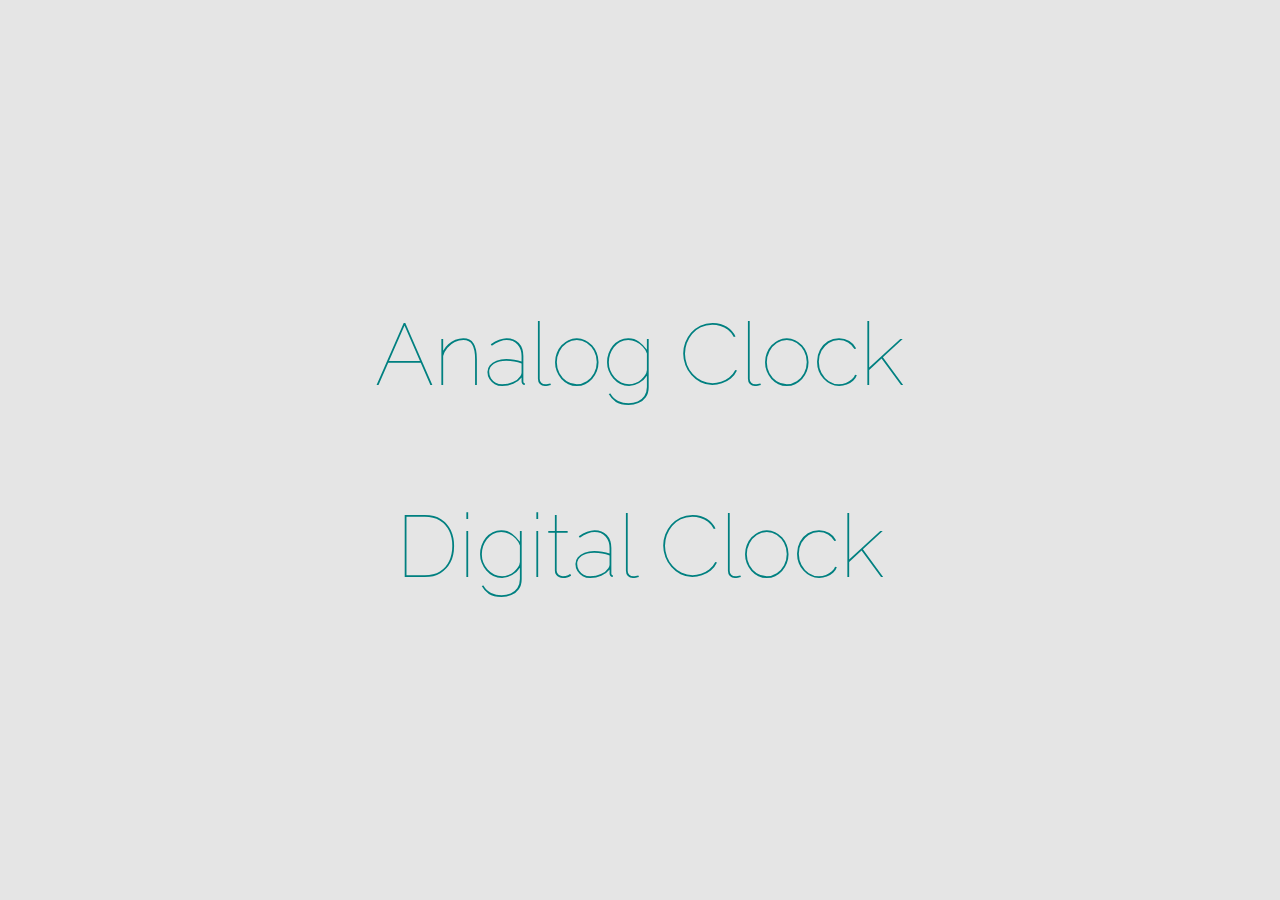
<file: index.html>
<!DOCTYPE html>
<html lang="en">
<head>
    <meta charset="UTF-8">
    <meta http-equiv="X-UA-Compatible" content="IE=edge">
    <link rel="stylesheet" href="style.css">
    <title>Clock | Home</title>
</head>
<body>
<header>
    <nav>
    <div class="navbar">
    <span class="item">
        <a href="/analog/index.html">Analog Clock</a>
    </span>
    <span class="item">
        <a href="/digital/index.html">Digital Clock</a>
    </span>
    </div>
</nav>  
</header>
</body>
</html>
</file>
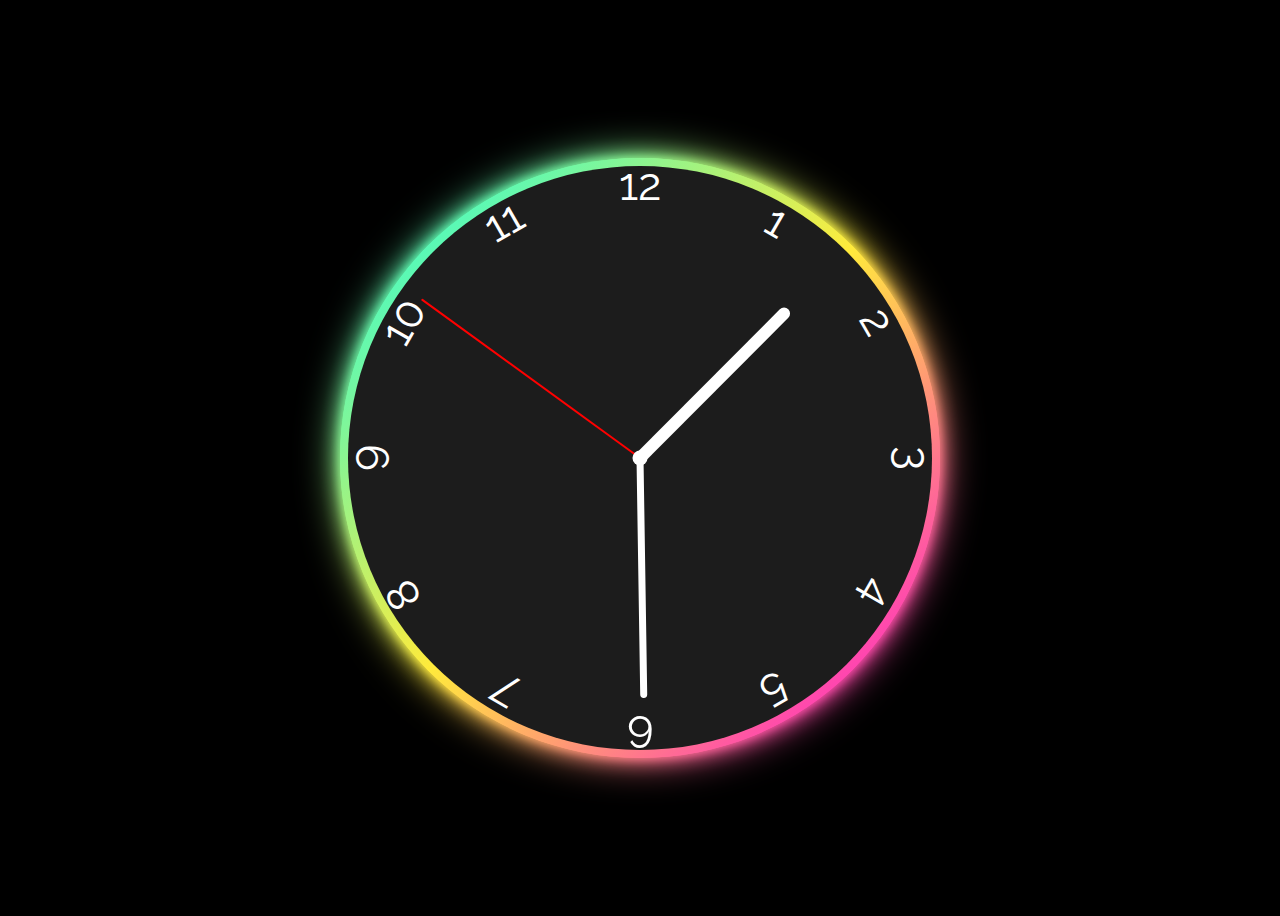
<file: analog/index.html>
<!DOCTYPE html>
<html lang="en">
<head>
    <meta charset="UTF-8">
    <meta http-equiv="X-UA-Compatible" content="IE=edge">
    <link href="style.css" rel="stylesheet">
    <script defer src="script.js"></script>
    <title>Clock | Analog</title>
</head>
<body>
    <div class="loader">
      <!-- Glow Effect -->
      <span></span>
      <span></span>
      <span></span>

      <span class="dot"></span>
      <div class="hand hour" data-hour-hand></div>
      <div class="hand minute" data-minute-hand></div>
      <div class="hand second" data-second-hand></div>
      <div class="number number1">1</div>
      <div class="number number2">2</div>
      <div class="number number3">3</div>
      <div class="number number4">4</div>
      <div class="number number5">5</div>
      <div class="number number6">6</div>
      <div class="number number7">7</div>
      <div class="number number8">8</div>
      <div class="number number9">9</div>
      <div class="number number10">10</div>
      <div class="number number11">11</div>
      <div class="number number12">12</div>
    </div>
    <!-- Old Clock Code  -->
    <div class="clock">

    </div>
</body>
</html>
</file>
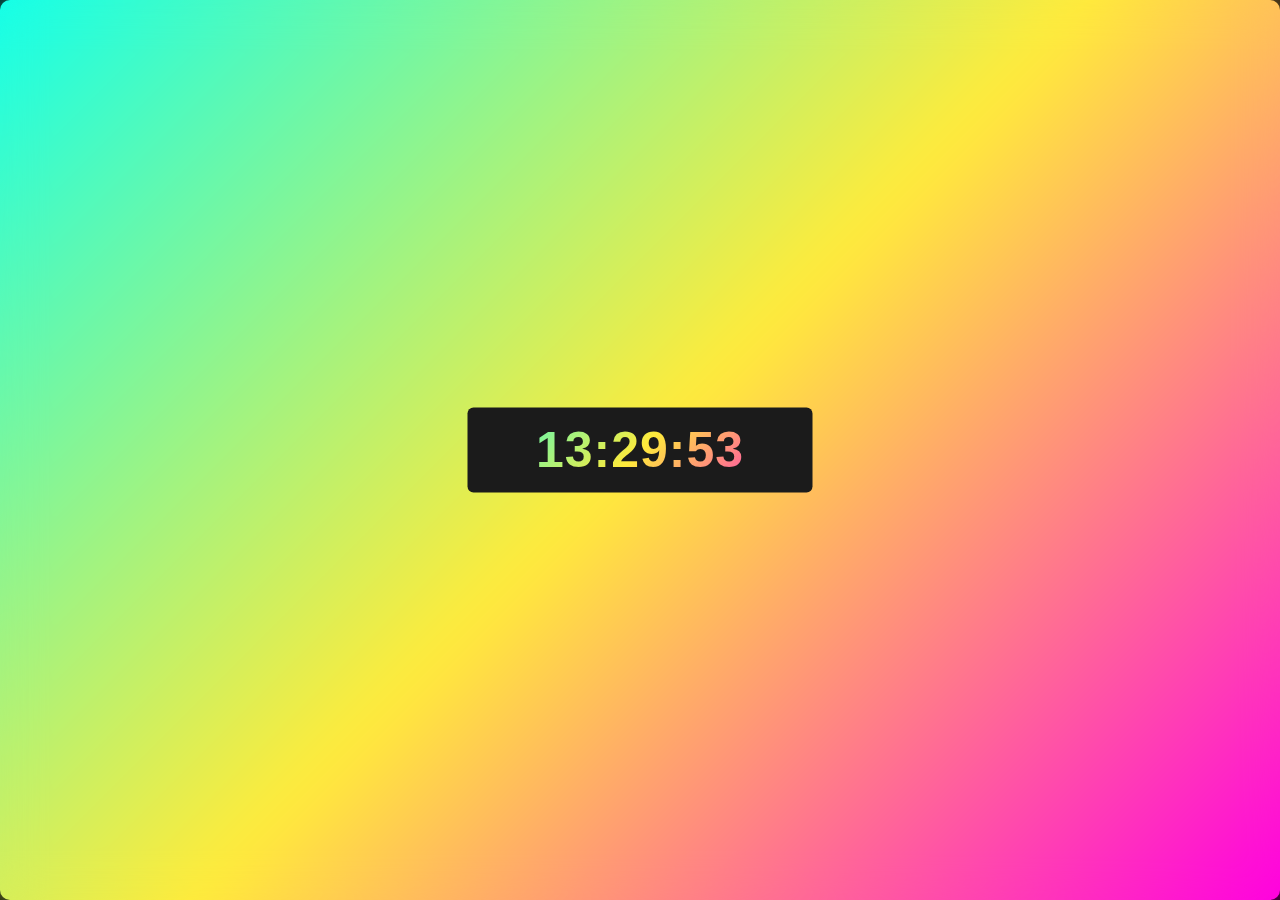
<file: digital/index.html>
<!DOCTYPE html>
<html lang="en">
<head>
    <meta charset="UTF-8">
    <meta http-equiv="X-UA-Compatible" content="IE=edge">
    <link rel="stylesheet" href="style.css">
    <script src="script.js" charset="utf-8"></script>
    <title>Clock | Digital</title>
</head>
<body>
    <div class="wrapper">
        <div class="display">
            <div id="time"></div>
        </div>
        <!-- Glow Effect -->
        <span></span>
        <span></span>
    </div>
</body>
</html>
</file>
<file: style.css>
@import url('https://fonts.googleapis.com/css?family=Raleway:300,400');

* {
    box-sizing: border-box;
    font-family: Raleway;
    -webkit-touch-callout: none;
    -webkit-user-select: none;
     -khtml-user-select: none;
       -moz-user-select: none;
        -ms-user-select: none;
            user-select: none;
}

html {
    background-color: rgba(0, 0, 0, 0.1);
}

html, body {
    position: absolute;
    top: 50%;
    -ms-transform: translateY(-50%);
    transform: translateY(-50%);
    margin: 0 auto;
    left: 0%;
    right: 0%;
    overflow: hidden;
}

.navbar {
    text-align: center;
    font-size: 5.5em;
    font-weight: lighter;
}

.item a{
    display: inline-block;
    padding: .5em;
    text-decoration: none;
    color: teal;
}

.item{
    display: inline;
    padding: 0 2%;
    margin: 20px;
    border-radius: 5em;
}

.item:hover {
    background-color: rgba(0, 0, 0, 0.2);
}
</file>
<file: analog/style.css>
@import url('https://fonts.googleapis.com/css?family=Raleway:300,400');

*, *::after *::before {
    box-sizing: border-box;
    font-family: Raleway, Verdana, Geneva, Tahoma, sans-serif;

}

body {
    background: #000;
    /* background: linear-gradient(to right, hsl(200, 100%, 50%), hsl(175, 100%, 50%)); */
    display: flex;
    justify-content: center;
    align-items: center;
    min-height: 100vh;
    overflow: hidden;
    font-family: Raleway, Verdana, Geneva, Tahoma, sans-serif;
}

/* Old Clock Code */
.oldclock {
    width: 600px;
    height: 600px;
    background-color: rgba(255, 255, 255, .8);
    border-radius: 50%;
    border: 2px solid black;
    position: relative;
}

.loader .number {
    --rotation: 0;
    position: absolute;
    width: 100%;
    height: 100%;
    text-align: center;
    transform: rotate(var(--rotation));
    font-size: 2.8rem;
    color: #fff;
    z-index: 15;
}

.loader .number1 { --rotation: 30deg; }
.loader .number2 { --rotation: 60deg; }
.loader .number3 { --rotation: 90deg; }
.loader .number4 { --rotation: 120deg; }
.loader .number5 { --rotation: 150deg; }
.loader .number6 { --rotation: 180deg; }
.loader .number7 { --rotation: 210deg; }
.loader .number8 { --rotation: 240deg; }
.loader .number9 { --rotation: 270deg; }
.loader .number10 { --rotation: 300deg; }
.loader .number11 { --rotation: 330deg; }

.loader .hand {
    --rotation: 0;
    position: absolute;
    bottom: 50%;
    left: 50%;
    background-color: black;
    border: 1px solid white;
    border-top-left-radius: 10px;
    border-top-right-radius: 10px;
    transform-origin: bottom;
    z-index: 15;
    transform: translateX(-50%) rotate(calc(var(--rotation) * 1deg));
}

.dot::after {
    content: '';
    position: absolute;
    background-color: #fff;
    z-index: 25;
    width: 15px;
    height: 15px;
    top: 50%;
    left: 50%;
    transform: translate(-50%, -50%);
    border-radius: 50%;
}

.loader .hand.second {
    width: 2px;
    height: 45%;
    background-color: red;
    border: none;
    z-index: 20;
}

.loader .hand.minute {
    width: 7px;
    height: 40%;
    background-color: #fff;
    border: none;
    z-index: 20;
}

.loader .hand.hour {
    width: 12px;
    height: 35%;
    background-color: #fff;
    border: none;
    z-index: 20;
}

.loader {
  position: relative;
  width: 600px;
  height: 600px;
  border-radius: 50%;
  background: linear-gradient(135deg, #14ffe9, #ffeb3b, #ff00e0);
  animation: animate 1.5s linear infinite;
}

.loader span {
  position: absolute;
  width: 100%;
  height: 100%;
  border-radius: 50%;
  background: linear-gradient(135deg, #14ffe9, #ffeb3b, #ff00e0);
}

.loader span:nth-child(1) {
  filter: blur(5px);
}

.loader span:nth-child(2) {
  filter: blur(10px);
}

.loader span:nth-child(3) {
  filter: blur(20px);
}

.loader:after {
  content: '';
  position: absolute;
  top: 8px;
  bottom: 8px;
  right: 8px;
  left: 8px;
  background-color: #1c1c1c;
  border-radius: 50%;
  z-index: 5;
}
</file>
<file: digital/style.css>
* {
    margin: 0;
    padding: 0;
    font-family: 'Poppins', sans-serif;
}

html,body {
  display: grid;
  height: 100%;
  place-items: center;
  background: #000;
}

.wrapper {
  height: 100px;
  width: 360px;
  cursor: default;
  background: linear-gradient(135deg, #14ffe9, #ffeb3b, #ff00e0);
  border-radius: 10px;
  animation: animate 1.5s linear infinite;
}
.wrapper .display,
.wrapper span {
  position: absolute;
  top: 50%;
  left: 50%;
  transform: translate(-50%, -50%);
}
.wrapper .display {
  z-index: 999;
  background: #1b1b1b;
  height: 85px;
  width: 345px;
  border-radius: 6px;
  text-align: center;
}
.wrapper .display #time {
  line-height: 85px;
  color: #fff;
  font-size: 50px;
  font-weight: 600;
  letter-spacing: 1px;
  background: linear-gradient(135deg, #14ffe9, #ffeb3b, #ff00e0);
  -webkit-background-clip: text;
  -webkit-text-fill-color: transparent;
  animation: animate 1.5s linear infinite;
}

@keyframes animate {
  100%{
    filter: hue-rotate(360deg);
  }
}
.wrapper span {
  height: 100%;
  width: 100%;
  background: inherit;
  border-radius: 10px;
}

.wrapper span:first-child{
  filter: blur(10px);
}

.wrapper span:last-child{
  filter: blur(20px);
}
</file>
